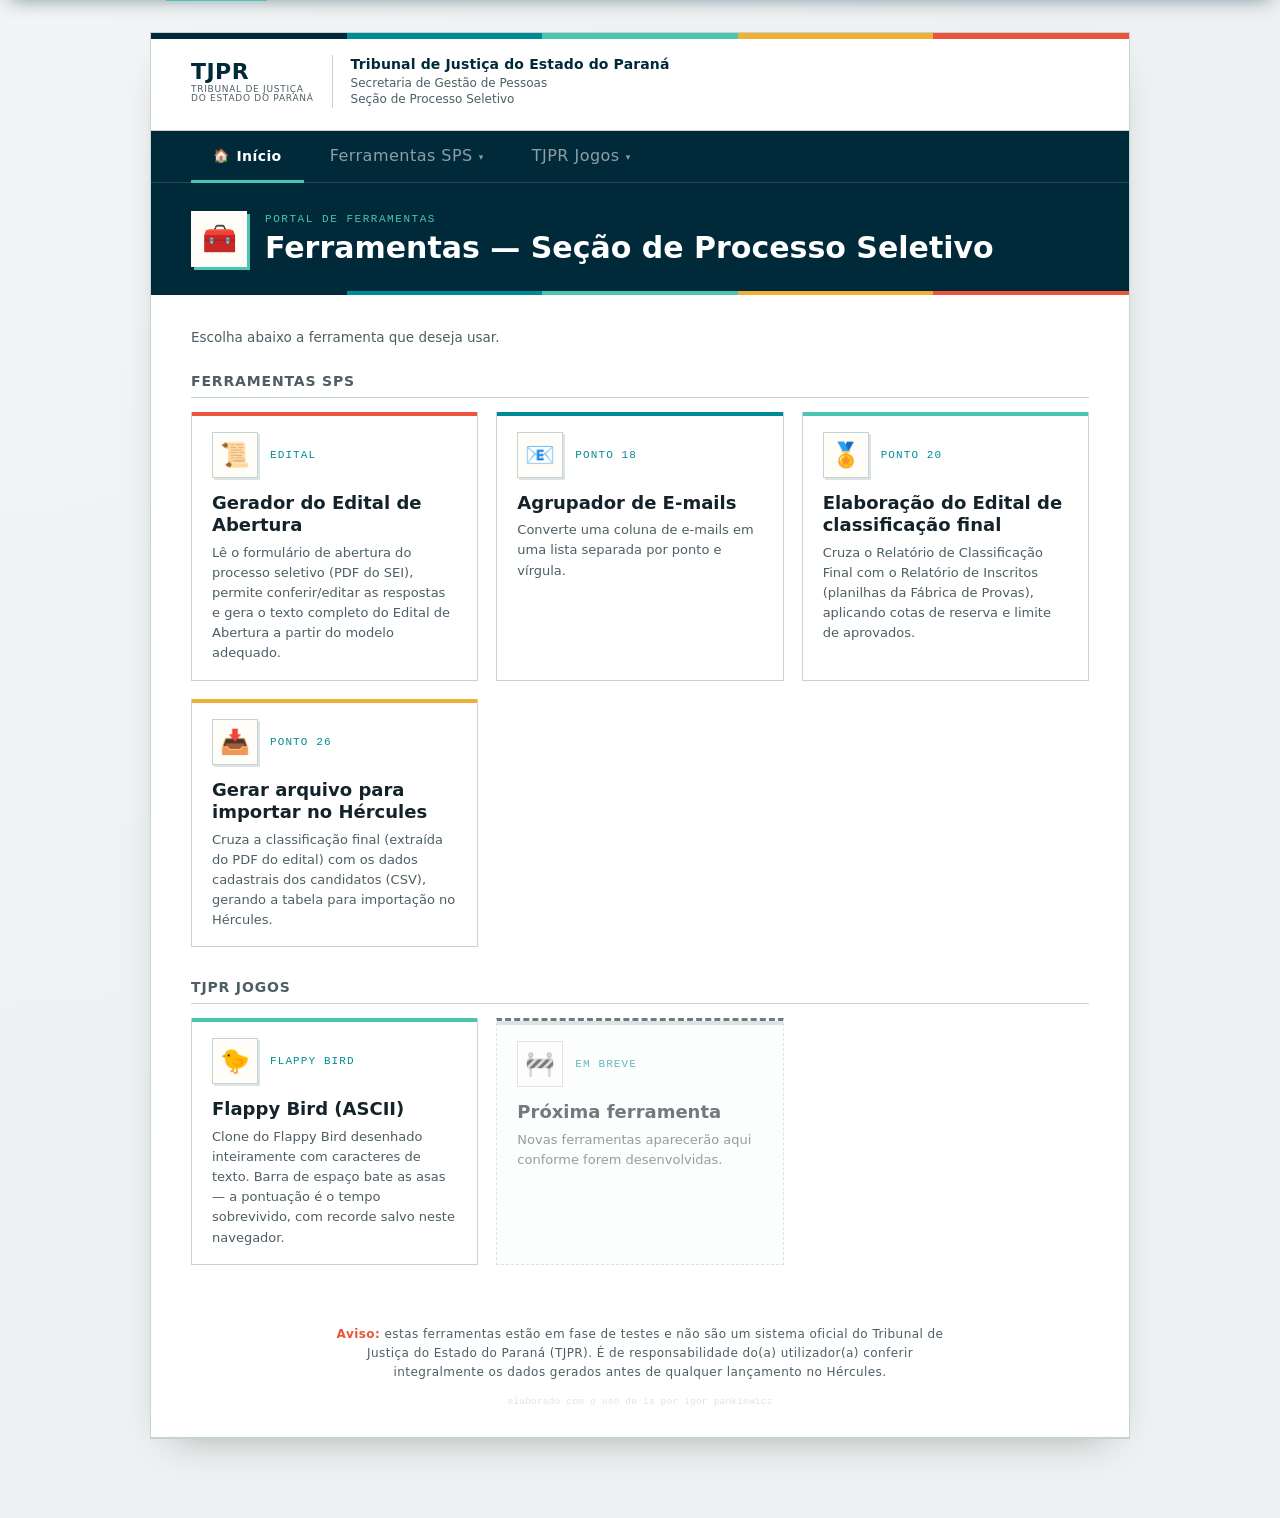
<file: index.html>
<!DOCTYPE html>
<html lang="pt-BR">
<head>
<meta charset="UTF-8">
<meta name="viewport" content="width=device-width, initial-scale=1.0">
<title>Índice — Ferramentas SPS (TJPR)</title>
<link rel="stylesheet" href="core.css">
</head>
<body>

<div class="sheet">

  <div id="institutional-placeholder"></div>

  <div class="app-header rainbow">
    <div id="menu-placeholder"></div>
    <header class="page-header">
      <span class="page-emoji" aria-hidden="true">🧰</span>
      <div class="page-title-block">
        <p class="eyebrow">Portal de ferramentas</p>
        <h1>Ferramentas — Seção de Processo Seletivo</h1>
      </div>
    </header>
  </div>

  <main>
    <p style="font-size:13.5px;color:var(--ink-soft);line-height:1.6;margin:0 0 24px;">
      Escolha abaixo a ferramenta que deseja usar.
    </p>

    <div id="tool-sections-placeholder"></div>
  </main>

  <footer>
    <p style="max-width:640px;margin:0 auto 14px;font-family:'Barlow',system-ui,sans-serif;font-size:12px;line-height:1.6;color:var(--ink-soft);">
      <strong style="color:var(--coral);">Aviso:</strong> estas ferramentas estão em fase de testes e não são um sistema oficial do Tribunal de Justiça do Estado do Paraná (TJPR).
      É de responsabilidade do(a) utilizador(a) conferir integralmente os dados gerados antes de qualquer lançamento no Hércules.
    </p>
    <p style="margin-top:10px;font-size:9.5px;letter-spacing:0.02em;color:var(--paper-dark);">elaborado com o uso de ia por igor pankiewicz</p>
  </footer>
</div>

<script src="ferramentas.js"></script>
<script src="layout.js"></script>
</body>
</html>
</file>
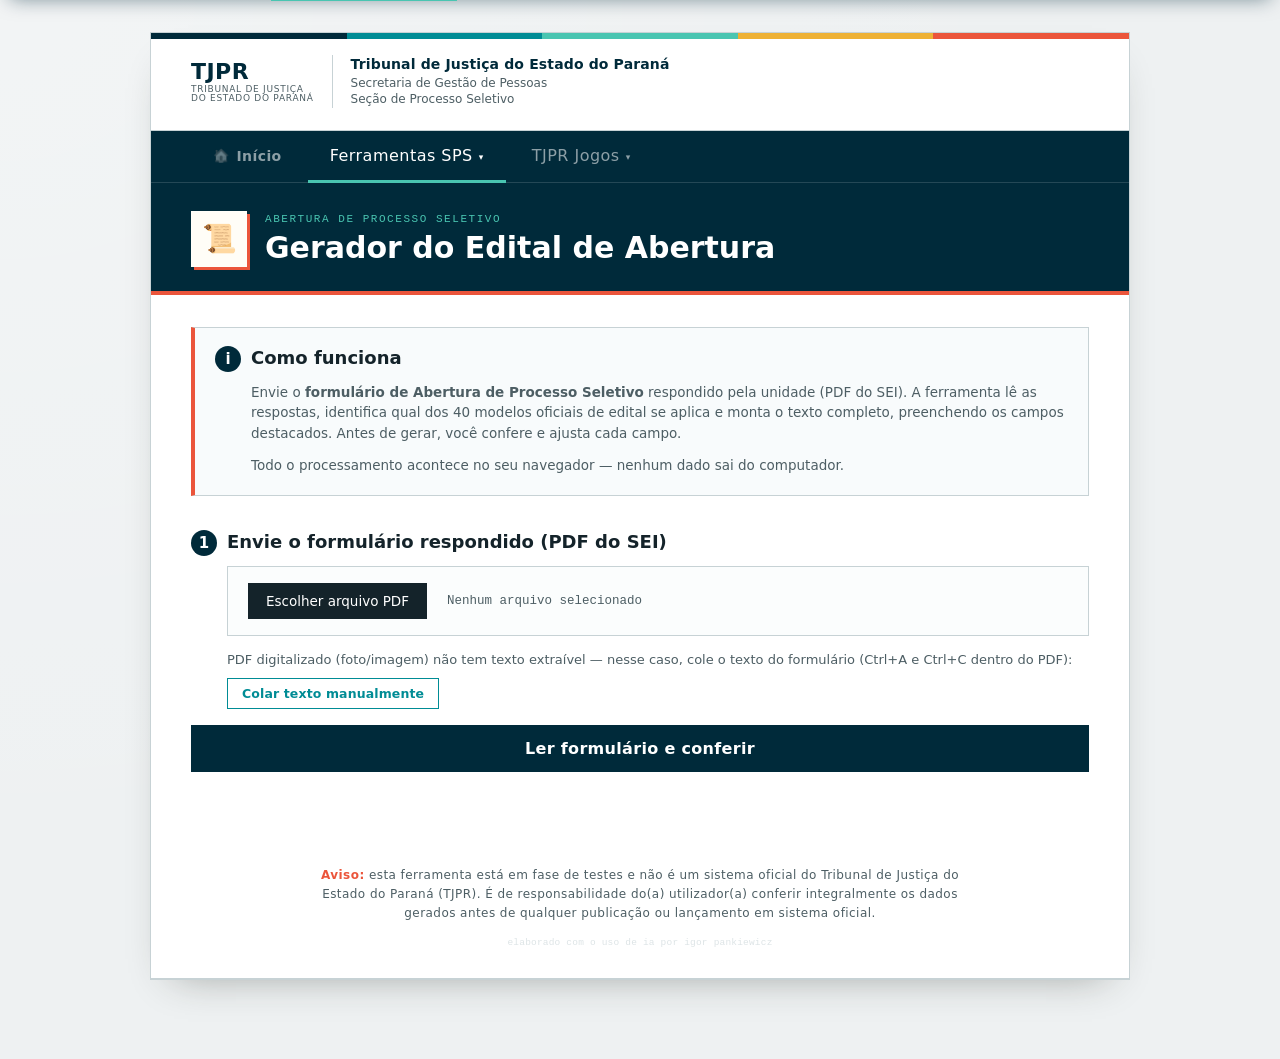
<file: edital.html>
<!DOCTYPE html>
<html lang="pt-BR">
<head>
<meta charset="UTF-8"><meta name="viewport" content="width=device-width, initial-scale=1.0">
<title>Edital — Gerador do Edital de Abertura (TJPR)</title>
<link rel="stylesheet" href="core.css">
<style>
  /* estilos específicos da ferramenta Edital */
  .ed-grupo{ border:1px solid var(--line); background:#fdfefe; padding:16px 18px; margin-bottom:18px; }
  .ed-grupo-tit{ font-family:'Barlow Semi Condensed',system-ui,sans-serif; font-weight:700; font-size:15px; color:var(--navy); margin:0 0 12px; letter-spacing:0.02em; }
  .ed-grid{ display:grid; grid-template-columns:1fr 1fr; gap:12px 16px; align-items:start; }
  .ed-campo{ display:flex; flex-direction:column; gap:4px; font-size:13px; }
  .ed-campo-full{ grid-column:1 / -1; }
  .ed-campo > span{ font-weight:600; color:var(--ink); }
  .ed-campo input[type=text], .ed-campo select, .ed-campo textarea{
    font-family:'Barlow',system-ui,sans-serif; font-size:13px; padding:8px 10px;
    border:1px solid var(--line); background:#fffdf7; color:var(--ink); resize:vertical; min-height:0;
  }
  .ed-campo small{ color:var(--ink-soft); font-size:11.5px; line-height:1.4; }
  /* instruções longas ficam recolhidas num expansor, para não esticar a grade */
  .ed-hint-details summary{
    cursor:pointer;
    color:var(--teal);
    font-weight:600;
    list-style-position:inside;
  }
  .ed-hint-details summary:hover{ text-decoration:underline; }
  .ed-hint-details[open]{
    margin-top:2px;
    padding:8px 10px;
    background:#f8fbfc;
    border:1px solid var(--line);
    border-left:3px solid var(--teal);
  }
  /* linha do modelo identificado — logo abaixo do título, com destaque */
  .ed-modelo-nome{ display:flex; flex-direction:column; gap:2px; margin:0 0 14px; padding:10px 14px; background:#eef8f7; border:1px solid #cbe7e4; border-left:4px solid var(--teal); }
  .ed-modelo-tag{ font-family:'Barlow Semi Condensed',system-ui,sans-serif; font-size:10.5px; font-weight:700; letter-spacing:0.08em; text-transform:uppercase; color:var(--teal); }
  .ed-modelo-val{ font-family:'Barlow Semi Condensed',system-ui,sans-serif; font-size:15px; font-weight:700; letter-spacing:0.01em; color:var(--navy); }
  /* campos obrigatórios: selo no rótulo e destaque enquanto vazios (sem bloquear) */
  .ed-req-mark{ display:inline-block; margin-left:6px; font-family:'Barlow Semi Condensed',system-ui,sans-serif; font-size:10px; font-weight:700; letter-spacing:0.06em; text-transform:uppercase; color:var(--coral); }
  .ed-campo input.ed-required.ed-empty{ border-color:var(--coral); background:#fff6f4; box-shadow:0 0 0 2px rgba(235,85,59,0.12); }
  .ed-campo.ed-req-filled .ed-req-mark{ display:none; }
  #edSaida{
    border:1px solid var(--line); background:#fff; padding:34px 40px; max-height:640px; overflow-y:auto;
    font-family:Calibri,"Carlito",Arial,sans-serif; font-size:11pt; line-height:1.35; color:#000;
  }
  #edSaida.ed-editando{ outline:2px solid var(--teal); background:#fffdf2; }
  /* barra de formatação exibida apenas no modo de edição */
  .ed-toolbar{
    display:none;
    align-items:center;
    gap:4px;
    flex-wrap:wrap;
    border:1px solid var(--line);
    border-bottom:none;
    background:#f8fbfc;
    padding:8px 10px;
  }
  .ed-toolbar.show{ display:flex; }
  .ed-toolbar button{
    min-width:32px; height:30px;
    display:inline-flex; align-items:center; justify-content:center;
    border:1px solid var(--line);
    background:var(--white);
    color:var(--ink);
    font-family:Georgia, 'Times New Roman', serif;
    font-size:14px;
    cursor:pointer;
    padding:0 8px;
  }
  .ed-toolbar button:hover{ border-color:var(--teal); color:var(--teal); }
  .ed-toolbar button svg{ display:block; }
  .ed-toolbar button:hover svg line{ stroke:var(--teal); }
  .ed-toolbar-sep{ width:1px; height:20px; background:var(--line); margin:0 6px; }
  .ed-toolbar-hint{
    margin-left:auto;
    font-family:'Barlow',system-ui,sans-serif;
    font-size:11px;
    color:var(--ink-soft);
  }
  #edSaida p{ margin:0 0 8pt; }
  .ed-j{ text-align:justify; } .ed-c{ text-align:center; } .ed-b{ font-weight:bold; }
  @media (max-width:640px){ .ed-grid{ grid-template-columns:1fr; } #edSaida{ padding:20px; } }
</style>
</head><body><div class="sheet">
<div id="institutional-placeholder"></div>
<div class="app-header"><div id="menu-placeholder"></div><div id="header-title"></div></div>
<main>

  <div class="step step-info">
    <div class="step-head"><span class="step-num">i</span><p class="step-title">Como funciona</p></div>
    <p class="step-desc">Envie o <strong>formulário de Abertura de Processo Seletivo</strong> respondido pela unidade (PDF do SEI). A ferramenta lê as respostas, identifica qual dos 40 modelos oficiais de edital se aplica e monta o texto completo, preenchendo os campos destacados. Antes de gerar, você confere e ajusta cada campo.</p>
    <p class="step-desc">Todo o processamento acontece no seu navegador — nenhum dado sai do computador.</p>
  </div>

  <div class="step">
    <div class="step-head"><span class="step-num">1</span><p class="step-title">Envie o formulário respondido (PDF do SEI)</p></div>
    <div class="upload-panel">
      <button class="file-btn" id="edFileBtn" type="button">Escolher arquivo PDF</button>
      <input type="file" id="edPdfFile" accept=".pdf,application/pdf">
      <span class="file-name" id="edFileName">Nenhum arquivo selecionado</span>
    </div>
    <div class="alt-action">
      <span>PDF digitalizado (foto/imagem) não tem texto extraível — nesse caso, cole o texto do formulário (Ctrl+A e Ctrl+C dentro do PDF):</span>
      <button type="button" id="edBtnColar" class="link-btn">Colar texto manualmente</button>
    </div>
    <div id="edColarWrap" class="collapse-panel" style="display:none;">
      <textarea id="edTextoColado" placeholder="Cole aqui o texto completo do formulário de abertura..." style="min-height:120px;"></textarea>
    </div>
    <div style="margin-top:16px;"><button class="run-btn" id="edBtnLer">Ler formulário e conferir</button></div>
  </div>

  <div class="step" id="edEtapa2" style="display:none;">
    <div class="step-head"><span class="step-num">2</span><p class="step-title">Confira e ajuste as respostas</p></div>
    <p class="step-desc">Revise cada campo abaixo. Os eixos definem qual modelo de edital será usado; os demais campos preenchem os trechos destacados do modelo. Tudo pode ser editado.</p>
    <div id="edConfirma"></div>
    <button class="run-btn" id="edBtnGerar">Gerar texto do edital</button>
  </div>

  <div class="step" id="edEtapa3" style="display:none;">
    <div class="step-head"><span class="step-num">3</span><p class="step-title">Texto final do edital</p></div>
    <p class="step-desc">Confira o texto integralmente antes de utilizar. Você pode editar diretamente no quadro (botão "Editar texto"), copiar tudo com formatação ou salvar em PDF.</p>
    <div id="edToolbar" class="ed-toolbar">
      <button type="button" data-cmd="bold" title="Negrito (Ctrl+B)"><b>N</b></button>
      <button type="button" data-cmd="italic" title="Itálico (Ctrl+I)"><i>I</i></button>
      <button type="button" data-cmd="underline" title="Sublinhado (Ctrl+U)"><u>S</u></button>
      <span class="ed-toolbar-sep"></span>
      <button type="button" data-cmd="justifyLeft" title="Alinhar à esquerda"><svg width="16" height="14" viewBox="0 0 16 14" aria-hidden="true"><line x1="1" y1="2" x2="15" y2="2" stroke="currentColor" stroke-width="1.6"/><line x1="1" y1="5.5" x2="10" y2="5.5" stroke="currentColor" stroke-width="1.6"/><line x1="1" y1="9" x2="15" y2="9" stroke="currentColor" stroke-width="1.6"/><line x1="1" y1="12.5" x2="10" y2="12.5" stroke="currentColor" stroke-width="1.6"/></svg></button>
      <button type="button" data-cmd="justifyCenter" title="Centralizar"><svg width="16" height="14" viewBox="0 0 16 14" aria-hidden="true"><line x1="1" y1="2" x2="15" y2="2" stroke="currentColor" stroke-width="1.6"/><line x1="3.5" y1="5.5" x2="12.5" y2="5.5" stroke="currentColor" stroke-width="1.6"/><line x1="1" y1="9" x2="15" y2="9" stroke="currentColor" stroke-width="1.6"/><line x1="3.5" y1="12.5" x2="12.5" y2="12.5" stroke="currentColor" stroke-width="1.6"/></svg></button>
      <button type="button" data-cmd="justifyRight" title="Alinhar à direita"><svg width="16" height="14" viewBox="0 0 16 14" aria-hidden="true"><line x1="1" y1="2" x2="15" y2="2" stroke="currentColor" stroke-width="1.6"/><line x1="6" y1="5.5" x2="15" y2="5.5" stroke="currentColor" stroke-width="1.6"/><line x1="1" y1="9" x2="15" y2="9" stroke="currentColor" stroke-width="1.6"/><line x1="6" y1="12.5" x2="15" y2="12.5" stroke="currentColor" stroke-width="1.6"/></svg></button>
      <button type="button" data-cmd="justifyFull" title="Justificar"><svg width="16" height="14" viewBox="0 0 16 14" aria-hidden="true"><line x1="1" y1="2" x2="15" y2="2" stroke="currentColor" stroke-width="1.6"/><line x1="1" y1="5.5" x2="15" y2="5.5" stroke="currentColor" stroke-width="1.6"/><line x1="1" y1="9" x2="15" y2="9" stroke="currentColor" stroke-width="1.6"/><line x1="1" y1="12.5" x2="15" y2="12.5" stroke="currentColor" stroke-width="1.6"/></svg></button>
      <span class="ed-toolbar-hint">Atalhos: Ctrl+B negrito &middot; Ctrl+I itálico &middot; Ctrl+U sublinhado</span>
    </div>
    <div id="edSaida" contenteditable="false"></div>
    <div class="download-row" style="display:flex;">
      <button class="download-btn" id="edBtnCopiar">Copiar tudo</button>
      <button class="download-btn" id="edBtnPDF" style="background:var(--ink);">Baixar PDF (imprimir)</button>
      <button class="download-btn" id="edBtnEditar" style="background:var(--navy);">Editar texto</button>
      <span class="count-note" id="edMsgAcao"></span>
    </div>
  </div>

</main>
<footer>
  <p style="max-width:640px;margin:0 auto 14px;font-family:'Barlow',system-ui,sans-serif;font-size:12px;line-height:1.6;color:var(--ink-soft);">
    <strong style="color:var(--coral);">Aviso:</strong> esta ferramenta está em fase de testes e não é um sistema oficial do Tribunal de Justiça do Estado do Paraná (TJPR).
    É de responsabilidade do(a) utilizador(a) conferir integralmente os dados gerados antes de qualquer publicação ou lançamento em sistema oficial.
  </p>
  <p style="margin-top:10px;font-size:9.5px;letter-spacing:0.02em;color:var(--paper-dark);">elaborado com o uso de ia por igor pankiewicz</p>
</footer>
</div>
<script src="vendor/pdf.min.js"></script>
<script src="vendor/pdf.worker.min.js"></script>
<script src="edital_modelos.js"></script>
<script src="edital_logic.js"></script>
<script src="ferramentas.js"></script>
<script src="layout.js"></script>
</body></html>
</file>
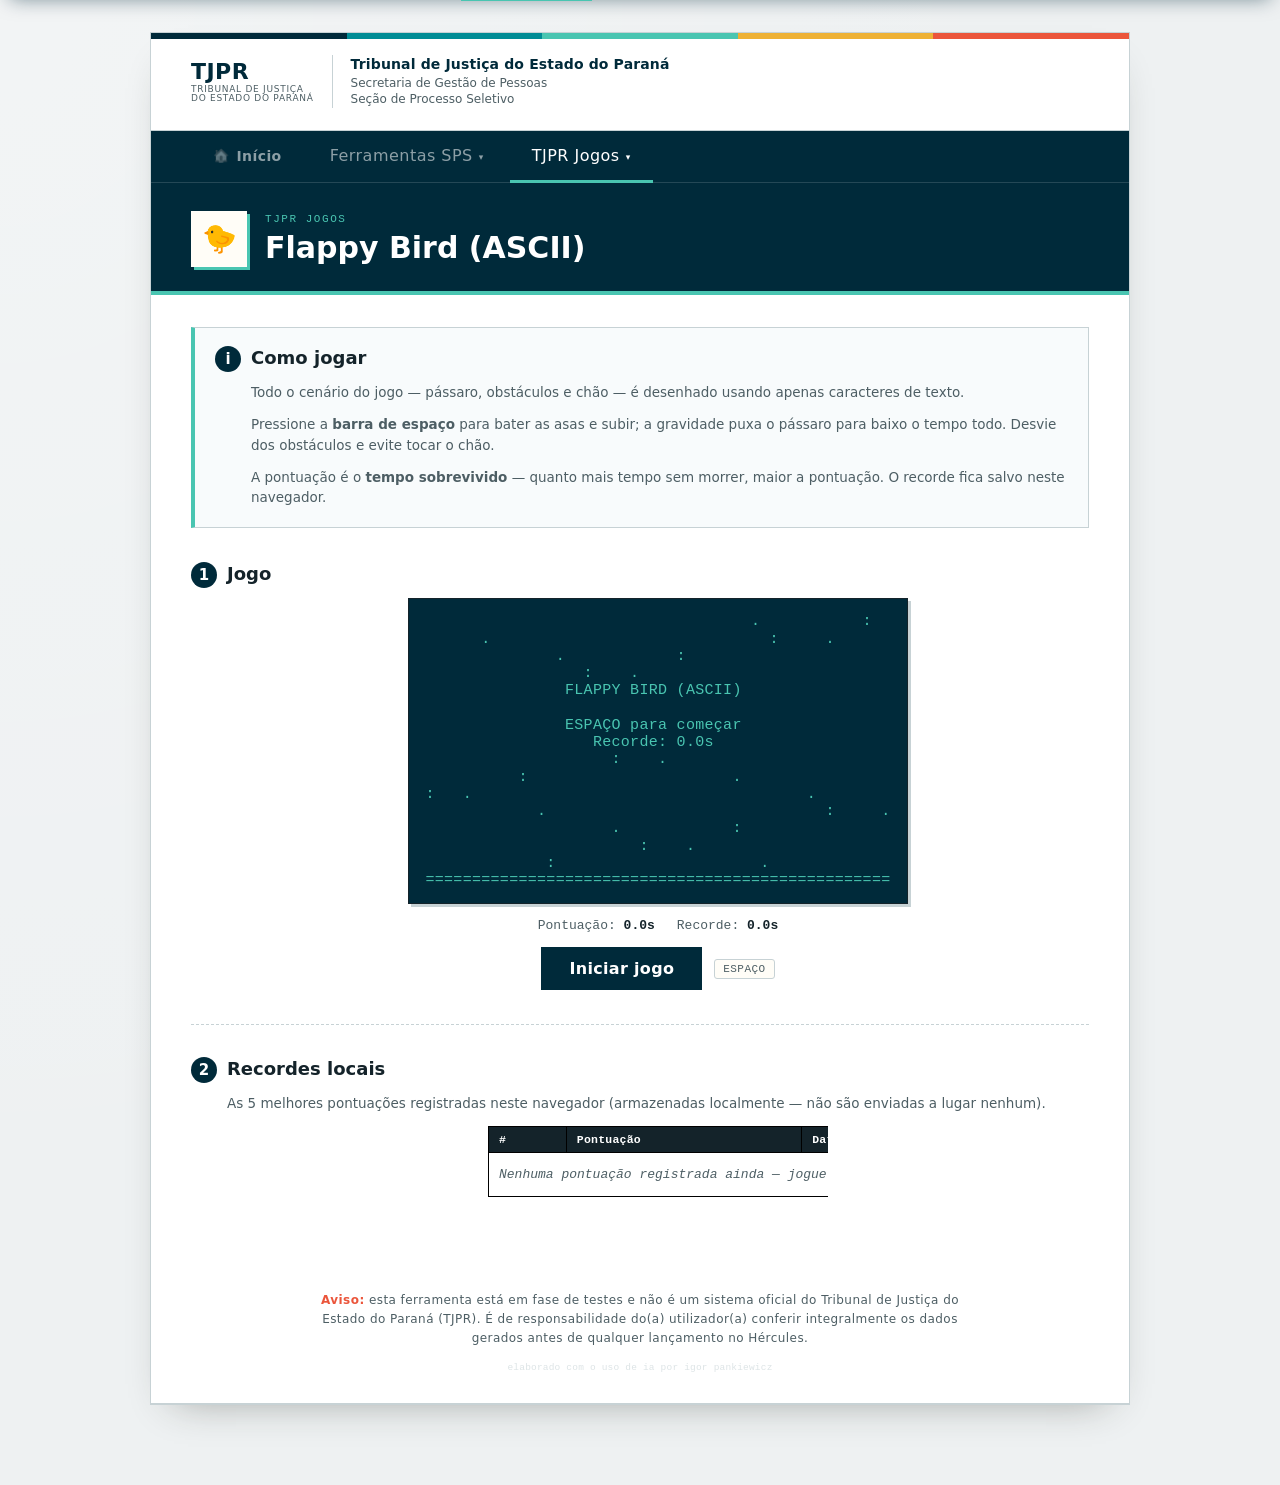
<file: flappy.html>
<!DOCTYPE html>
<html lang="pt-BR">
<head>
<meta charset="UTF-8"><meta name="viewport" content="width=device-width, initial-scale=1.0">
<title>Flappy Bird (ASCII) — TJPR Jogos</title>
<link rel="stylesheet" href="core.css">
<style>
  /* Área de jogo: tudo desenhado com caracteres de texto num <pre>, estilo
     terminal, coerente com a paleta institucional (fundo navy, traço mint). */
  .fb-wrap{ display:flex; flex-direction:column; align-items:center; gap:14px; }
  .fb-screen{
    margin:0;
    background:var(--navy);
    color:var(--mint);
    border:1px solid var(--ink);
    box-shadow:3px 3px 0 var(--line);
    padding:14px 16px;
    font-family:'IBM Plex Mono','Consolas',monospace;
    font-size:15px;
    line-height:1.15;
    letter-spacing:0.02em;
    white-space:pre;
    user-select:none;
    outline:none;
    max-width:100%;
    overflow-x:auto;
  }
  .fb-screen:focus-visible{ box-shadow:3px 3px 0 var(--gold); }
  .fb-status{
    display:flex;
    flex-wrap:wrap;
    justify-content:center;
    gap:10px 22px;
    font-family:'IBM Plex Mono','Consolas',monospace;
    font-size:13px;
    color:var(--ink-soft);
  }
  .fb-status strong{ color:var(--ink); }
  .fb-controls{
    display:flex;
    flex-wrap:wrap;
    justify-content:center;
    gap:12px;
    align-items:center;
  }
  .fb-key{
    display:inline-block;
    font-family:'IBM Plex Mono','Consolas',monospace;
    font-size:11px;
    letter-spacing:0.04em;
    color:var(--ink-soft);
    border:1px solid var(--line);
    background:#fffdf7;
    padding:3px 8px;
    border-radius:3px;
  }
  #fbBoard{ max-width:340px; margin:0 auto; }
  #fbBoard td.fb-this-run{ background:#f2faf8; box-shadow:inset 3px 0 0 var(--mint); }
</style>
</head><body><div class="sheet">
<div id="institutional-placeholder"></div>
<div class="app-header"><div id="menu-placeholder"></div><div id="header-title"></div></div>
<main>

  <div class="step step-info">
    <div class="step-head">
      <span class="step-num">i</span>
      <p class="step-title">Como jogar</p>
    </div>
    <p class="step-desc">Todo o cenário do jogo — pássaro, obstáculos e chão — é desenhado usando apenas caracteres de texto.</p>
    <p class="step-desc">Pressione a <strong>barra de espaço</strong> para bater as asas e subir; a gravidade puxa o pássaro para baixo o tempo todo. Desvie dos obstáculos e evite tocar o chão.</p>
    <p class="step-desc">A pontuação é o <strong>tempo sobrevivido</strong> — quanto mais tempo sem morrer, maior a pontuação. O recorde fica salvo neste navegador.</p>
  </div>

  <div class="step">
    <div class="step-head">
      <span class="step-num">1</span>
      <p class="step-title">Jogo</p>
    </div>
    <div class="step-content">
      <div class="fb-wrap">
        <pre id="fbScreen" class="fb-screen" tabindex="0" aria-label="Área do jogo Flappy Bird em ASCII"></pre>
        <div class="fb-status">
          <span>Pontuação: <strong id="fbScore">0.0s</strong></span>
          <span>Recorde: <strong id="fbBest">0.0s</strong></span>
        </div>
        <div class="fb-controls">
          <button class="run-btn" id="fbStartBtn" style="width:auto;padding:12px 28px;">Iniciar jogo</button>
          <span class="fb-key">ESPAÇO</span>
        </div>
      </div>
    </div>
  </div>

  <hr class="divider">

  <div class="step">
    <div class="step-head">
      <span class="step-num">2</span>
      <p class="step-title">Recordes locais</p>
    </div>
    <p class="step-desc">As 5 melhores pontuações registradas neste navegador (armazenadas localmente — não são enviadas a lugar nenhum).</p>
    <div class="step-content">
      <div class="simple-table-wrap" id="fbBoard">
        <table class="simple-table">
          <thead><tr><th>#</th><th>Pontuação</th><th>Data</th></tr></thead>
          <tbody id="fbBoardBody"></tbody>
        </table>
      </div>
    </div>
  </div>

</main>

<footer>
  <p style="max-width:640px;margin:0 auto 14px;font-family:'Barlow',system-ui,sans-serif;font-size:12px;line-height:1.6;color:var(--ink-soft);">
    <strong style="color:var(--coral);">Aviso:</strong> esta ferramenta está em fase de testes e não é um sistema oficial do Tribunal de Justiça do Estado do Paraná (TJPR).
    É de responsabilidade do(a) utilizador(a) conferir integralmente os dados gerados antes de qualquer lançamento no Hércules.
  </p>
  <p style="margin-top:10px;font-size:9.5px;letter-spacing:0.02em;color:var(--paper-dark);">elaborado com o uso de ia por igor pankiewicz</p>
</footer>
</div>
<script src="flappy_logic.js"></script><script src="ferramentas.js"></script>
<script src="layout.js"></script>
</body></html>
</file>
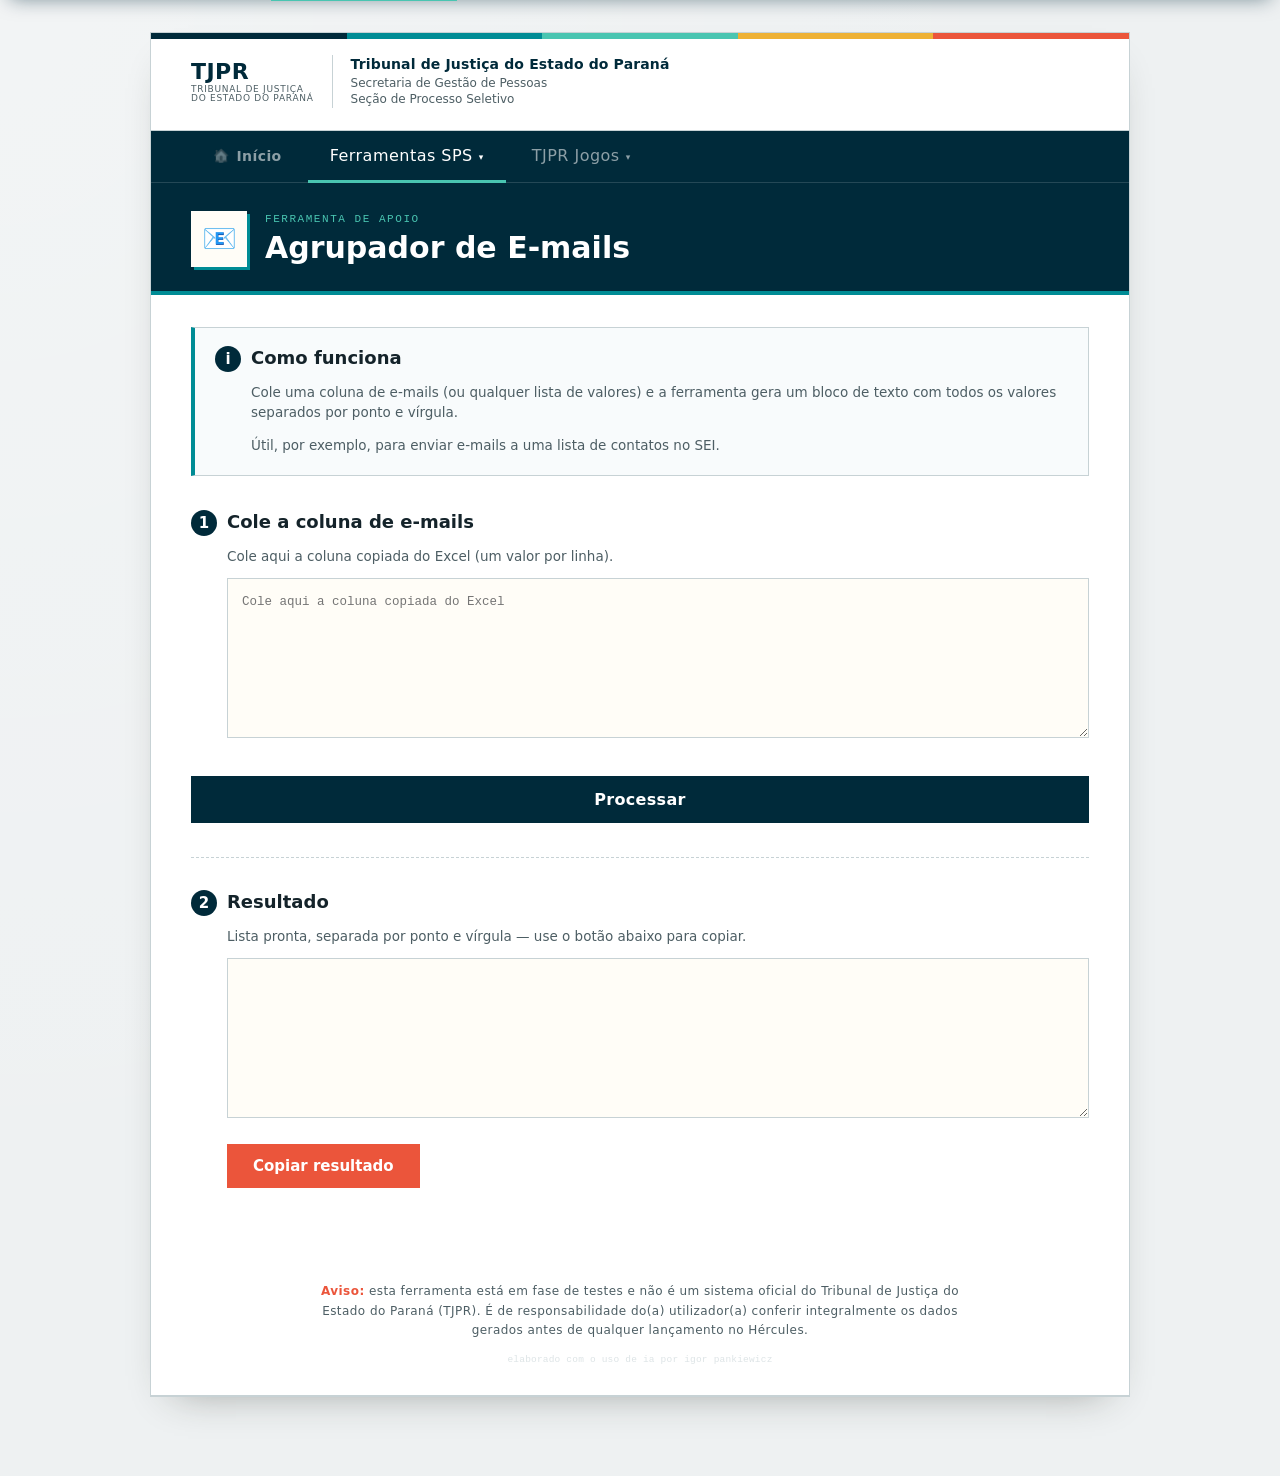
<file: ponto_18.html>
<!DOCTYPE html>
<html lang="pt-BR">
<head>
<meta charset="UTF-8"><meta name="viewport" content="width=device-width, initial-scale=1.0">
<title>Ponto 18 — Agrupador de E-mails</title>
<link rel="stylesheet" href="core.css">
</head><body><div class="sheet">
<div id="institutional-placeholder"></div>
<div class="app-header"><div id="menu-placeholder"></div><div id="header-title"></div></div>
<main>

  <div class="step step-info">
    <div class="step-head">
      <span class="step-num">i</span>
      <p class="step-title">Como funciona</p>
    </div>
    <p class="step-desc">Cole uma coluna de e-mails (ou qualquer lista de valores) e a ferramenta gera um bloco de texto com todos os valores separados por ponto e vírgula.</p>
    <p class="step-desc">Útil, por exemplo, para enviar e-mails a uma lista de contatos no SEI.</p>
  </div>

  <div class="step">
    <div class="step-head">
      <span class="step-num">1</span>
      <p class="step-title">Cole a coluna de e-mails</p>
    </div>
    <p class="step-desc">Cole aqui a coluna copiada do Excel (um valor por linha).</p>
    <div class="step-content">
      <textarea id="input" placeholder="Cole aqui a coluna copiada do Excel"></textarea>
    </div>
  </div>

  <div class="step">
    <button class="run-btn" id="process">Processar</button>
  </div>

  <hr class="divider">

  <div class="step">
    <div class="step-head">
      <span class="step-num">2</span>
      <p class="step-title">Resultado</p>
    </div>
    <p class="step-desc">Lista pronta, separada por ponto e vírgula — use o botão abaixo para copiar.</p>
    <div class="step-content">
      <textarea id="output" readonly></textarea>
      <div class="download-row">
        <button class="download-btn" id="copy">Copiar resultado</button>
      </div>
    </div>
  </div>

</main>

<footer>
  <p style="max-width:640px;margin:0 auto 14px;font-family:'Barlow',system-ui,sans-serif;font-size:12px;line-height:1.6;color:var(--ink-soft);">
    <strong style="color:var(--coral);">Aviso:</strong> esta ferramenta está em fase de testes e não é um sistema oficial do Tribunal de Justiça do Estado do Paraná (TJPR).
    É de responsabilidade do(a) utilizador(a) conferir integralmente os dados gerados antes de qualquer lançamento no Hércules.
  </p>
  <p style="margin-top:10px;font-size:9.5px;letter-spacing:0.02em;color:var(--paper-dark);">elaborado com o uso de ia por igor pankiewicz</p>
</footer>
</div>
<script src="ponto18_logic.js"></script><script src="ferramentas.js"></script>
<script src="layout.js"></script>
</body></html>
</file>
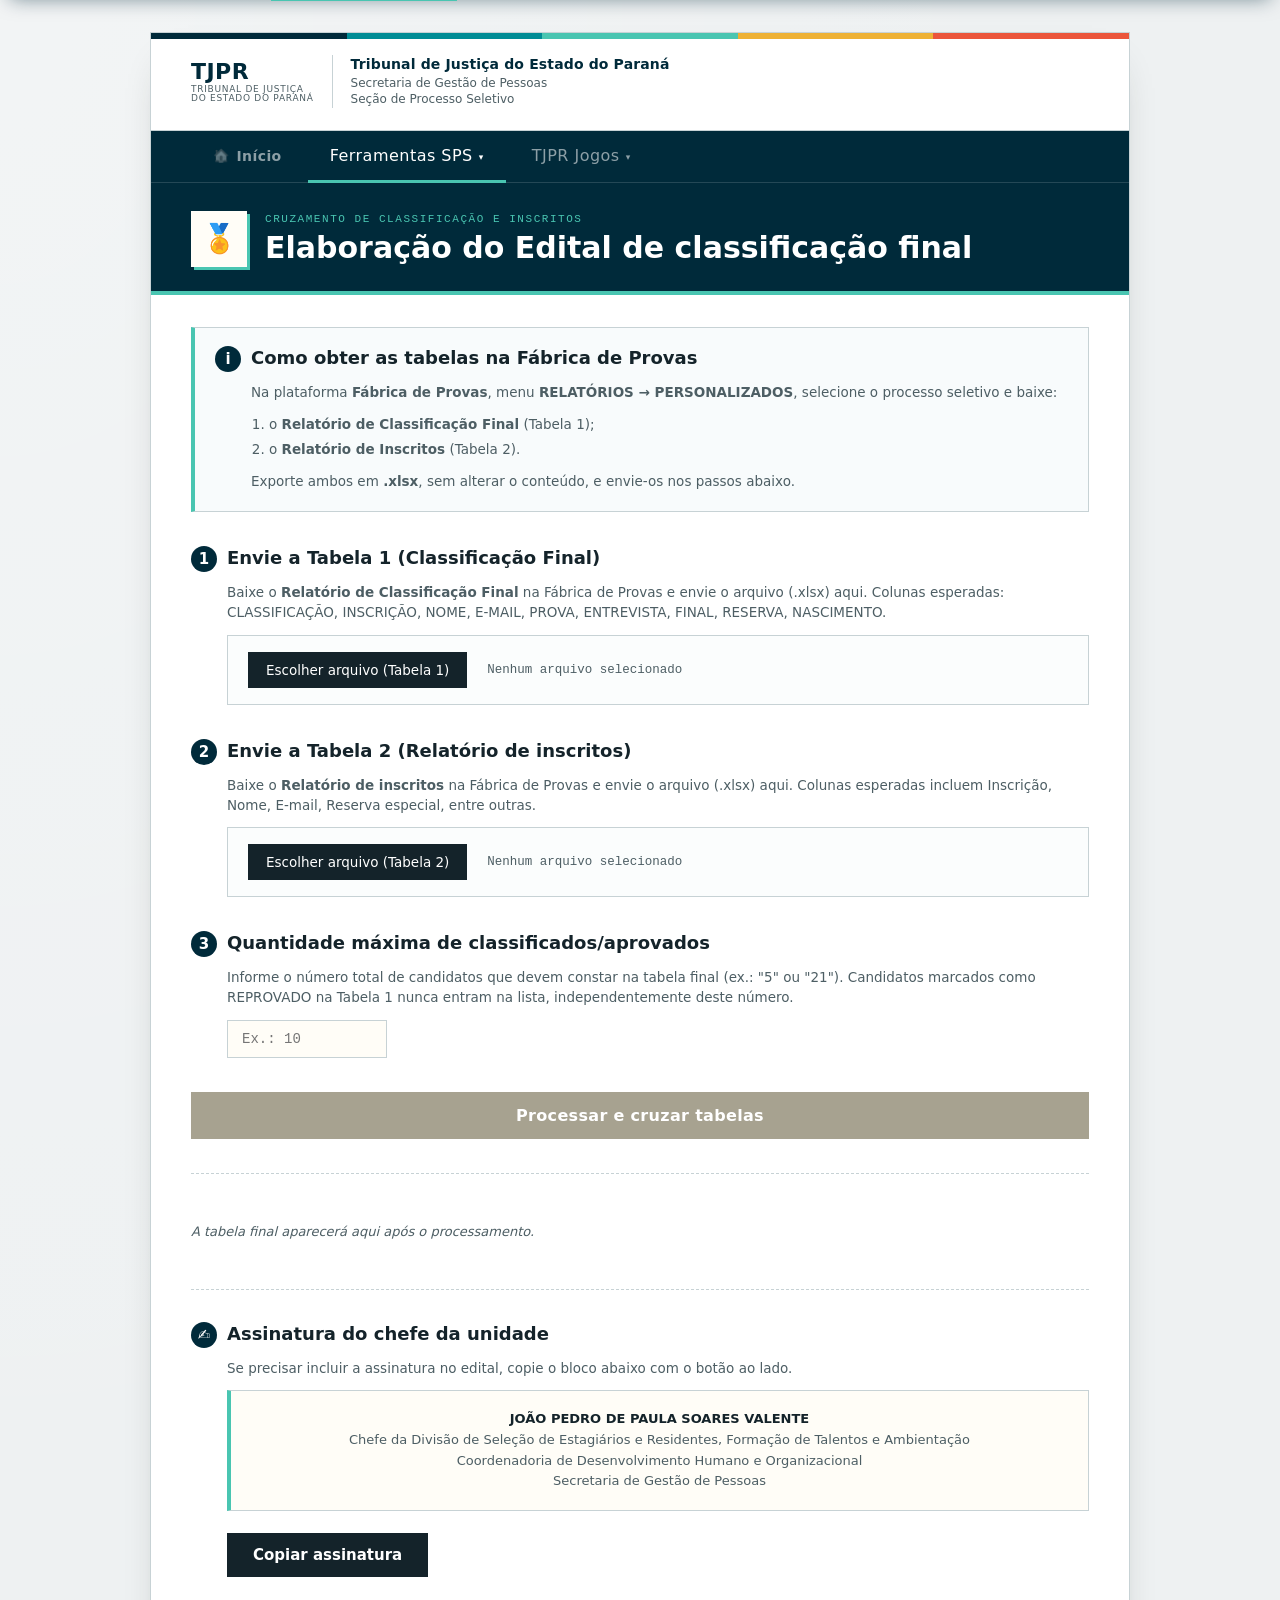
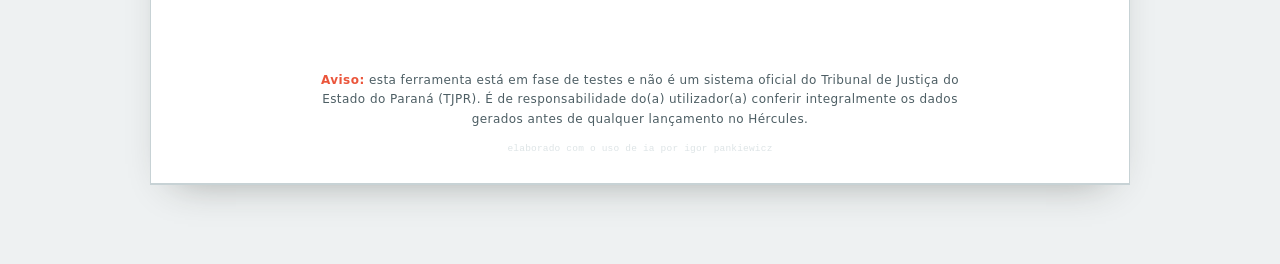
<file: ponto_20.html>
<!DOCTYPE html>
<html lang="pt-BR">
<head>
<meta charset="UTF-8">
<meta name="viewport" content="width=device-width, initial-scale=1.0">
<title>Ponto 20 — Cruzamento de Classificação × Inscritos (TJPR)</title>
<link rel="stylesheet" href="core.css">
</head>
<body>

<div class="sheet">

  <div id="institutional-placeholder"></div>

  <div class="app-header">
    <div id="menu-placeholder"></div>
    <div id="header-title"></div>
  </div>

  <main>
    <div class="step step-info">
      <div class="step-head">
        <span class="step-num">i</span>
        <p class="step-title">Como obter as tabelas na Fábrica de Provas</p>
      </div>
    
      <p class="step-desc">Na plataforma <strong>Fábrica de Provas</strong>, menu <strong>RELATÓRIOS &rarr; PERSONALIZADOS</strong>, selecione o processo seletivo e baixe:</p>
      <ol class="step-list">
        <li>o <strong>Relatório de Classificação Final</strong> (Tabela 1);</li>
        <li>o <strong>Relatório de Inscritos</strong> (Tabela 2).</li>
      </ol>
      <p class="step-desc">Exporte ambos em <strong>.xlsx</strong>, sem alterar o conteúdo, e envie-os nos passos abaixo.</p>
    </div>
    <div class="step">
      <div class="step-head">
        <span class="step-num">1</span>
        <p class="step-title">Envie a Tabela 1 (Classificação Final)</p>
      </div>
      <p class="step-desc">Baixe o <strong>Relatório de Classificação Final</strong> na Fábrica de Provas e envie o arquivo (.xlsx) aqui. Colunas esperadas: CLASSIFICAÇÃO, INSCRIÇÃO, NOME, E-MAIL, PROVA, ENTREVISTA, FINAL, RESERVA, NASCIMENTO.</p>
      <div class="upload-panel">
        <button class="file-btn" id="p20FileBtn1" type="button">Escolher arquivo (Tabela 1)</button>
        <input type="file" id="p20Tabela1File" accept=".xlsx,.xls,.csv">
        <span class="file-name" id="p20FileName1">Nenhum arquivo selecionado</span>
      </div>
    </div>

    <div class="step">
      <div class="step-head">
        <span class="step-num">2</span>
        <p class="step-title">Envie a Tabela 2 (Relatório de inscritos)</p>
      </div>
      <p class="step-desc">Baixe o <strong>Relatório de inscritos</strong> na Fábrica de Provas e envie o arquivo (.xlsx) aqui. Colunas esperadas incluem Inscrição, Nome, E-mail, Reserva especial, entre outras.</p>
      <div class="upload-panel">
        <button class="file-btn" id="p20FileBtn2" type="button">Escolher arquivo (Tabela 2)</button>
        <input type="file" id="p20Tabela2File" accept=".xlsx,.xls,.csv">
        <span class="file-name" id="p20FileName2">Nenhum arquivo selecionado</span>
      </div>
    </div>

    <div class="step">
      <div class="step-head">
        <span class="step-num">3</span>
        <p class="step-title">Quantidade máxima de classificados/aprovados</p>
      </div>
      <p class="step-desc">Informe o número total de candidatos que devem constar na tabela final (ex.: "5" ou "21"). Candidatos marcados como REPROVADO na Tabela 1 nunca entram na lista, independentemente deste número.</p>
      <input type="text" inputmode="numeric" class="num-input" id="p20MaxInput" placeholder="Ex.: 10">
    </div>

    <div class="step">
      <button class="run-btn" id="p20ProcessBtn" disabled>Processar e cruzar tabelas</button>
    </div>

    <hr class="divider">

    <div class="stamp-wrap" id="p20StampWrap">
      <div class="stamp" id="p20StampBadge">OK</div>
      <div class="stamp-text" id="p20StampText"></div>
    </div>

    <div id="p20ResultArea">
      <p class="empty-hint">A tabela final aparecerá aqui após o processamento.</p>
    </div>

    <div class="download-row" id="p20DownloadRow" style="display:none;">
      <button class="download-btn" id="p20CopyBtn">Copiar tabela (com cabeçalho)</button>
      <button class="download-btn" id="p20DownloadBtn" style="background:var(--ink);">Baixar CSV (UTF-8)</button>
      <span class="count-note" id="p20CountNote"></span>
    </div>

    <hr class="divider">

    <div class="step">
      <div class="step-head">
        <span class="step-num">✍</span>
        <p class="step-title">Assinatura do chefe da unidade</p>
      </div>
      <p class="step-desc">Se precisar incluir a assinatura no edital, copie o bloco abaixo com o botão ao lado.</p>
      <div class="sig-block">
        <p class="sig-text" id="p20SigText"><strong>JOÃO PEDRO DE PAULA SOARES VALENTE</strong><br>Chefe da Divisão de Seleção de Estagiários e Residentes, Formação de Talentos e Ambientação<br>Coordenadoria de Desenvolvimento Humano e Organizacional<br>Secretaria de Gestão de Pessoas</p>
      </div>
      <div class="step-content download-row">
        <button class="download-btn" id="p20SigCopyBtn" type="button" style="background:var(--ink);">Copiar assinatura</button>
      </div>
    </div>

  </main>

  <footer>
    <p style="max-width:640px;margin:0 auto 14px;font-family:'Barlow',system-ui,sans-serif;font-size:12px;line-height:1.6;color:var(--ink-soft);">
      <strong style="color:var(--coral);">Aviso:</strong> esta ferramenta está em fase de testes e não é um sistema oficial do Tribunal de Justiça do Estado do Paraná (TJPR).
      É de responsabilidade do(a) utilizador(a) conferir integralmente os dados gerados antes de qualquer lançamento no Hércules.
    </p>
    <p style="margin-top:10px;font-size:9.5px;letter-spacing:0.02em;color:var(--paper-dark);">elaborado com o uso de ia por igor pankiewicz</p>
  </footer>
</div>

<script src="vendor/xlsx.min.js"></script>
<script src="core.js"></script>
<script src="ponto20_logic.js"></script>

<script src="ferramentas.js"></script>
<script src="layout.js"></script>
</body>
</html>
</file>
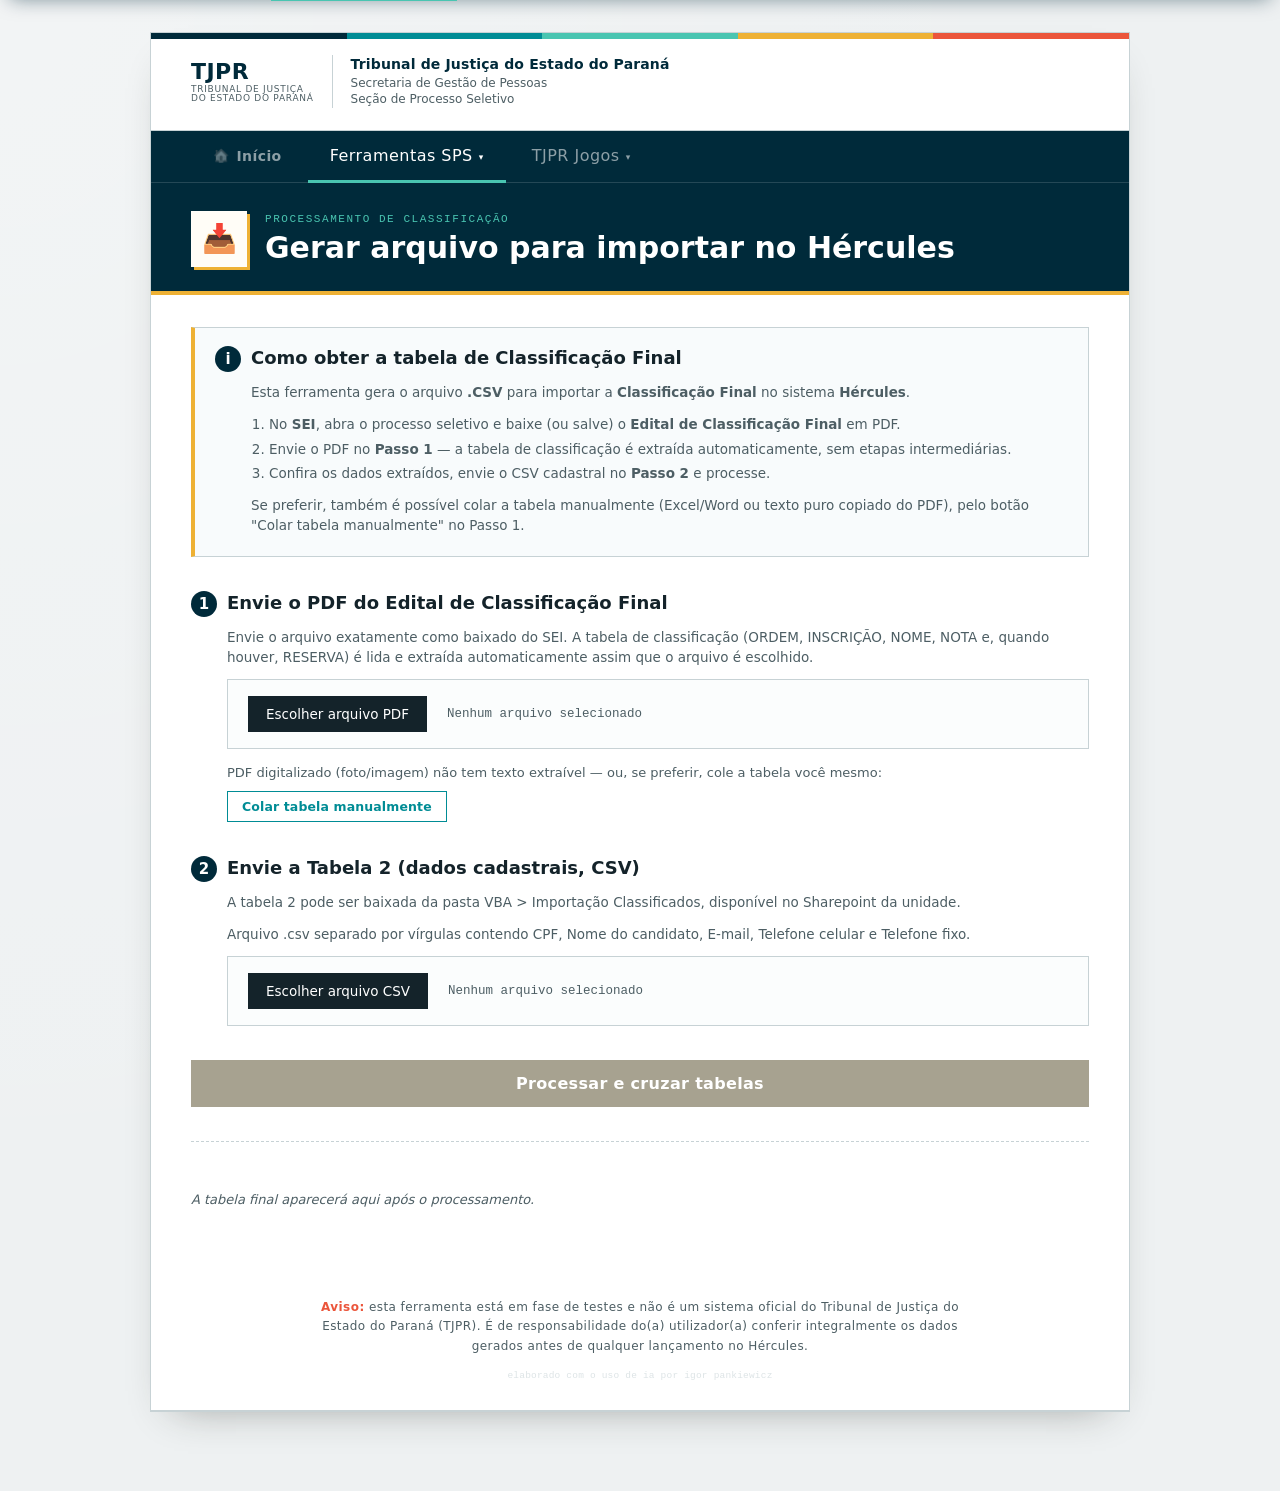
<file: ponto_26.html>
<!DOCTYPE html>
<html lang="pt-BR">
<head>
<meta charset="UTF-8">
<meta name="viewport" content="width=device-width, initial-scale=1.0">
<title>Ponto 26 — Agrupador de Tabelas (TJPR)</title>
<link rel="stylesheet" href="core.css">
</head>
<body>

<div class="sheet">

  <div id="institutional-placeholder"></div>

  <div class="app-header">
    <div id="menu-placeholder"></div>
    <div id="header-title"></div>
  </div>

  <main>
    <div class="step step-info">
      <div class="step-head">
        <span class="step-num">i</span>
        <p class="step-title">Como obter a tabela de Classificação Final</p>
      </div>

      <p class="step-desc">Esta ferramenta gera o arquivo <strong>.CSV</strong> para importar a <strong>Classificação Final</strong> no sistema <strong>Hércules</strong>.</p>
      <ol class="step-list">
        <li>No <strong>SEI</strong>, abra o processo seletivo e baixe (ou salve) o <strong>Edital de Classificação Final</strong> em PDF.</li>
        <li>Envie o PDF no <strong>Passo 1</strong> — a tabela de classificação é extraída automaticamente, sem etapas intermediárias.</li>
        <li>Confira os dados extraídos, envie o CSV cadastral no <strong>Passo 2</strong> e processe.</li>
      </ol>
      <p class="step-desc">Se preferir, também é possível colar a tabela manualmente (Excel/Word ou texto puro copiado do PDF), pelo botão "Colar tabela manualmente" no Passo 1.</p>
    </div>
    <div class="step">
      <div class="step-head">
        <span class="step-num">1</span>
        <p class="step-title">Envie o PDF do Edital de Classificação Final</p>
      </div>
      <p class="step-desc">Envie o arquivo exatamente como baixado do SEI. A tabela de classificação (ORDEM, INSCRIÇÃO, NOME, NOTA e, quando houver, RESERVA) é lida e extraída automaticamente assim que o arquivo é escolhido.</p>

      <div class="upload-panel">
        <button class="file-btn" id="pdfFileBtn" type="button">Escolher arquivo PDF</button>
        <input type="file" id="pdfFileInput" accept=".pdf,application/pdf">
        <span class="file-name" id="pdfFileName">Nenhum arquivo selecionado</span>
      </div>

      <p class="notice-banner" id="pdfStatusMsg" style="display:none;"></p>

      <div class="alt-action">
        <span>PDF digitalizado (foto/imagem) não tem texto extraível — ou, se preferir, cole a tabela você mesmo:</span>
        <button type="button" id="btnColarManual" class="link-btn">Colar tabela manualmente</button>
      </div>

      <div id="colarWrap" class="collapse-panel" style="display:none;">
        <p class="step-desc" style="margin-left:0;">Cole diretamente do Excel/Word ou como texto puro (ex: copiado de um PDF). Cada linha deve trazer, nesta ordem: ORDEM, INSCRIÇÃO, NOME, NOTA e, quando houver, RESERVA. A primeira linha deve ser o cabeçalho. Após a leitura de um PDF, este campo é preenchido automaticamente para conferência — e pode ser editado antes de processar.</p>
        <textarea id="tabela1Input" placeholder="ORDEM	INSCRIÇÃO	NOME	NOTA	RESERVA
1	1111111	MARIA DA SILVA	0,90	
2	2222222	FULANO DE TAL	0,85	2.1.1"></textarea>
      </div>
    </div>

    <div class="step">
      <div class="step-head">
        <span class="step-num">2</span>
        <p class="step-title">Envie a Tabela 2 (dados cadastrais, CSV)</p>
      </div>
      <p class="step-desc">A tabela 2 pode ser baixada da pasta VBA &gt; Importação Classificados, disponível no Sharepoint da unidade.</p>
      <p class="step-desc">Arquivo .csv separado por vírgulas contendo CPF, Nome do candidato, E-mail, Telefone celular e Telefone fixo.</p>
      <div class="upload-panel">
        <button class="file-btn" id="fileBtn" type="button">Escolher arquivo CSV</button>
        <input type="file" id="tabela2File" accept=".csv,text/csv">
        <span class="file-name" id="fileName">Nenhum arquivo selecionado</span>
      </div>
    </div>

    <div class="step">
      <button class="run-btn" id="processBtn" disabled>Processar e cruzar tabelas</button>
    </div>

    <hr class="divider">

    <div class="stamp-wrap" id="stampWrap">
      <div class="stamp" id="stampBadge">OK</div>
      <div class="stamp-text" id="stampText"></div>
    </div>

    <div id="resultArea">
      <p class="empty-hint">A tabela final aparecerá aqui após o processamento.</p>
    </div>

    <div class="download-row" id="downloadRow" style="display:none;">
      <button class="download-btn" id="downloadBtn">Baixar CSV (UTF-8)</button>
      <span class="count-note" id="countNote"></span>
    </div>

  </main>

  <footer>
    <p style="max-width:640px;margin:0 auto 14px;font-family:'Barlow',system-ui,sans-serif;font-size:12px;line-height:1.6;color:var(--ink-soft);">
      <strong style="color:var(--coral);">Aviso:</strong> esta ferramenta está em fase de testes e não é um sistema oficial do Tribunal de Justiça do Estado do Paraná (TJPR).
      É de responsabilidade do(a) utilizador(a) conferir integralmente os dados gerados antes de qualquer lançamento no Hércules.
    </p>
    <p style="margin-top:10px;font-size:9.5px;letter-spacing:0.02em;color:var(--paper-dark);">elaborado com o uso de ia por igor pankiewicz</p>
  </footer>
</div>

<script src="vendor/pdf.min.js"></script>
<script src="vendor/pdf.worker.min.js"></script>
<script src="core.js"></script>
<script src="ponto26_logic.js"></script>

<script src="ferramentas.js"></script>
<script src="layout.js"></script>
</body>
</html>
</file>
<file: core.css>
/*
  core.css — estilo institucional compartilhado (TJPR / Seção de Processo Seletivo)
  Usado por todas as ferramentas (Ponto XX) e pelo índice. Referenciar sempre por
  caminho relativo: <link rel="stylesheet" href="core.css">
  100% offline: nenhuma fonte, imagem ou script é carregado por URL externa.
*/

:root{
  /* Cores institucionais oficiais do TJPR (Manual de Uso da Marca) */
  --navy: #002a3a;      /* Pantone 303 C — cor primária */
  --navy-light: #0d4658;
  --teal: #008c95;      /* Pantone 321 C — cor secundária */
  --mint: #49c5b1;      /* Pantone 3258 C */
  --gold: #eeb134;      /* Pantone 116 C */
  --coral: #eb553b;     /* Pantone 2026 C */

  --paper: #eef1f2;
  --paper-dark: #dde4e6;
  --ink: #14232a;
  --ink-soft: #4d5e64;
  --line: #c7d2d5;
  --white: #ffffff;

  /* aliases mantidos para o restante do CSS */
  --seal: var(--navy);
  --seal-light: var(--teal);
  --stamp-red: var(--coral);
}

*{ box-sizing:border-box; }

body{
  margin:0;
  background:
    radial-gradient(ellipse at top left, rgba(255,255,255,0.25), transparent 60%),
    var(--paper);
  color:var(--ink);
  font-family:'Barlow', system-ui, sans-serif;
  padding:32px 16px 80px;
}

.sheet{
  max-width:980px;
  margin:0 auto;
  background:var(--white);
  border:1px solid var(--line);
  box-shadow:0 1px 0 var(--line), 0 18px 40px -24px rgba(35,40,31,0.45);
  position:relative;
}

.sheet::before{
  content:"";
  position:absolute; top:0; left:0; right:0; height:6px;
  background:linear-gradient(90deg, var(--navy) 0%, var(--navy) 20%, var(--teal) 20%, var(--teal) 40%, var(--mint) 40%, var(--mint) 60%, var(--gold) 60%, var(--gold) 80%, var(--coral) 80%, var(--coral) 100%);
}

.institutional-header{
  padding:22px 40px;
  display:flex;
  align-items:center;
  gap:18px;
  border-bottom:1px solid var(--line);
  background:var(--white);
}

.institutional-header img{
  height:52px;
  width:auto;
  flex-shrink:0;
}

.institutional-header .tjpr-fallback{
  display:none;
  font-family:'Barlow Semi Condensed', system-ui, sans-serif;
  font-weight:700;
  font-size:22px;
  color:var(--navy);
  letter-spacing:0.02em;
  line-height:1;
  flex-shrink:0;
}
.institutional-header .tjpr-fallback small{
  display:block;
  font-family:'Barlow', system-ui, sans-serif;
  font-weight:500;
  font-size:9px;
  letter-spacing:0.08em;
  color:var(--ink-soft);
  margin-top:2px;
}

.institutional-header .tjpr-name{
  font-family:'Barlow', system-ui, sans-serif;
  font-size:12px;
  color:var(--ink-soft);
  line-height:1.4;
  border-left:1px solid var(--line);
  padding-left:18px;
}
.institutional-header .tjpr-name strong{
  display:block;
  font-family:'Barlow Semi Condensed', system-ui, sans-serif;
  font-weight:600;
  font-size:14px;
  color:var(--navy);
  letter-spacing:0.01em;
}
/* cada linha da identificação (secretaria, seção) numa linha própria,
   mantendo a formatação do bloco tjpr-name */
.institutional-header .tjpr-name .tjpr-line{ display:block; }

.app-header{
  background:var(--navy);
  /* filete de acento na base do cabeçalho — mesma lógica do cartão da home;
     a cor é definida por página (layout.js) a partir do registro da ferramenta */
  border-bottom:4px solid var(--accent, var(--mint));
}
/* variante do índice: filete com as cinco cores institucionais, ecoando a faixa do topo da folha */
.app-header.rainbow{ border-bottom:none; }
.app-header.rainbow::after{
  content:"";
  display:block;
  height:4px;
  background:linear-gradient(90deg, var(--navy) 0 20%, var(--teal) 20% 40%, var(--mint) 40% 60%, var(--gold) 60% 80%, var(--coral) 80% 100%);
}

/* Navegação entre ferramentas: agora é navegação real entre páginas (<a>),
   não troca de painel via JS — cada arquivo .html é uma ferramenta própria.
   "Início" fica solto; cada seção (ferramentas.js) vira um item de topo
   (.nav-group) cujo submenu (.nav-dropdown) abre ao passar o mouse — sem
   precisar de uma barra longa com rolagem horizontal. */
.tab-nav{
  display:flex;
  flex-wrap:wrap;
  align-items:stretch;
  gap:4px;
  padding:0 40px;
  border-bottom:1px solid rgba(255,255,255,0.14);
}

.tab-btn{
  display:inline-flex;
  align-items:center;
  background:transparent;
  border:none;
  padding:15px 22px;
  font-family:'Barlow Semi Condensed', system-ui, sans-serif;
  font-weight:600;
  font-size:14px;
  letter-spacing:0.03em;
  color:rgba(255,255,255,0.55);
  text-decoration:none;
  cursor:pointer;
  border-bottom:3px solid transparent;
  margin-bottom:-1px;
  white-space:nowrap;
  transition:color .15s ease, border-color .15s ease;
}
.tab-btn:hover{ color:rgba(255,255,255,0.85); }
.tab-btn.active{ color:var(--white); border-bottom-color:var(--mint); }
.tab-btn:focus-visible{ outline:2px solid var(--mint); outline-offset:-2px; }

/* item de topo que representa uma seção inteira — mesma aparência de .tab-btn,
   mas é um <button> (não navega sozinho) que abre o submenu da seção. */
.nav-group{ position:relative; }
.nav-group-trigger{ font: inherit; }
.nav-caret{
  margin-left:6px;
  font-size:9px;
  transform:translateY(1px);
  transition:transform .15s ease;
}
.nav-group:hover .nav-caret, .nav-group.open .nav-caret{ transform:translateY(1px) rotate(180deg); }

/* submenu: abre ao passar o mouse sobre o item de topo (ou via clique/toque,
   controlado pela classe "open" em layout.js, para quem não tem hover). */
.nav-dropdown{
  position:absolute;
  top:100%;
  left:0;
  z-index:80;
  display:none;
  flex-direction:column;
  min-width:230px;
  background:var(--navy);
  border:1px solid rgba(255,255,255,0.16);
  box-shadow:0 16px 30px -14px rgba(0,0,0,0.55);
  padding:6px 0;
}
.nav-group:hover>.nav-dropdown,
.nav-group.open>.nav-dropdown{ display:flex; }

.nav-dropdown-item{
  display:flex;
  align-items:center;
  gap:9px;
  padding:10px 20px;
  font-family:'Barlow Semi Condensed', system-ui, sans-serif;
  font-weight:600;
  font-size:13.5px;
  letter-spacing:0.02em;
  color:rgba(255,255,255,0.7);
  text-decoration:none;
  white-space:nowrap;
  transition:background .15s ease, color .15s ease;
}
.nav-dropdown-item:hover{ background:rgba(255,255,255,0.08); color:var(--white); }
.nav-dropdown-item.active{ color:var(--white); box-shadow:inset 3px 0 0 var(--mint); background:rgba(255,255,255,0.05); }
.nav-dropdown-item:focus-visible{ outline:2px solid var(--mint); outline-offset:-2px; }

header{
  padding:28px 40px 24px;
}

/* cabeçalho de página com selo de emoji — versão para o fundo azul-marinho */
.page-header{
  display:flex;
  align-items:center;
  gap:18px;
  padding:28px 40px 24px;
}
.page-emoji{
  flex-shrink:0;
  width:56px; height:56px;
  display:flex; align-items:center; justify-content:center;
  font-size:28px;
  line-height:1;
  background:#fffdf7;
  border:1px solid rgba(255,255,255,0.28);
  box-shadow:3px 3px 0 var(--accent, var(--mint));
}
.page-title-block{ min-width:0; }

.tab-emoji{
  font-size:13px;
  margin-right:7px;
  /* emojis coloridos destoariam do menu monocromático quando inativos;
     tons de cinza por padrão, cor plena só na aba ativa/hover */
  filter:grayscale(1);
  opacity:0.75;
  transition:filter .15s ease, opacity .15s ease;
}
.tab-btn:hover .tab-emoji,
.tab-btn.active .tab-emoji{ filter:none; opacity:1; }

/* Bloco informativo ("i" — como usar) no topo das ferramentas: mesma família
   visual do notice-banner, com borda esquerda na cor de acento da página. */
.step-info{
  background:#f8fbfc;
  border:1px solid var(--line);
  border-left:4px solid var(--accent, var(--teal));
  padding:18px 20px 8px;
}

.app-header .eyebrow{ color:var(--mint); }
.app-header h1{ color:var(--white); }

.placeholder-panel{
  text-align:center;
  padding:70px 20px;
}
.placeholder-panel .placeholder-tag{
  display:inline-block;
  font-family:'IBM Plex Mono', 'Consolas', monospace;
  font-size:11px;
  letter-spacing:0.12em;
  text-transform:uppercase;
  color:var(--teal);
  border:1px solid var(--line);
  padding:4px 12px;
  margin-bottom:14px;
}
.placeholder-panel h2{
  font-family:'Barlow Semi Condensed', system-ui, sans-serif;
  font-size:22px;
  font-weight:700;
  color:var(--ink);
  margin:0 0 8px;
}
.placeholder-panel p{
  font-size:13.5px;
  color:var(--ink-soft);
  max-width:420px;
  margin:0 auto;
  line-height:1.6;
}

.eyebrow{
  font-family:'IBM Plex Mono', 'Consolas', monospace;
  font-size:11px;
  letter-spacing:0.14em;
  text-transform:uppercase;
  color:var(--seal);
  margin:0 0 6px;
}

h1{
  font-family:'Barlow Semi Condensed', system-ui, sans-serif;
  font-size:30px;
  font-weight:700;
  margin:0;
  line-height:1.15;
}

main{ padding:32px 40px 40px; }

.step{ margin-bottom:34px; }

.step-head{
  display:flex;
  align-items:baseline;
  gap:10px;
  margin-bottom:10px;
}

.step-num{
  font-family:'Barlow Semi Condensed', system-ui, sans-serif;
  font-weight:700;
  font-size:15px;
  color:var(--white);
  background:var(--seal);
  width:26px; height:26px;
  border-radius:50%;
  display:flex; align-items:center; justify-content:center;
  flex-shrink:0;
}

.step-title{
  font-family:'Barlow Semi Condensed', system-ui, sans-serif;
  font-size:18px;
  font-weight:600;
  margin:0;
}

.step-desc{
  font-size:13.5px;
  color:var(--ink-soft);
  margin:0 0 12px 36px;
  line-height:1.5;
}

/* listas de instrução dentro dos blocos de passo — mesmo tamanho/entrelinha do texto padrão */
.step-list{
  font-size:13.5px;
  color:var(--ink-soft);
  line-height:1.5;
  margin:0 0 12px 36px;
  padding-left:18px;
}
.step-list li{ margin-bottom:4px; }

textarea{
  width:100%;
  min-height:160px;
  padding:14px;
  border:1px solid var(--line);
  background:#fffdf7;
  font-family:'IBM Plex Mono', 'Consolas', monospace;
  font-size:12.5px;
  line-height:1.5;
  color:var(--ink);
  resize:vertical;
}
textarea:focus, input:focus, button:focus, select:focus{
  outline:2px solid var(--seal-light);
  outline-offset:2px;
}

.num-input{
  display:block;
  width:160px;
  padding:10px 14px;
  border:1px solid var(--line);
  background:#fffdf7;
  font-family:'IBM Plex Mono', 'Consolas', monospace;
  font-size:14px;
  color:var(--ink);
  /* mesmo recuo dos demais elementos de passo (step-desc, upload-panel) */
  margin-left:36px;
}

/* Tabela de formatação simples: bordas de 1pt em preto, texto puro, sem
   estilização decorativa (usada por ferramentas que exigem tabela "limpa"
   para colar em Word/Excel, ex: Ponto 20). */
.simple-table-wrap{ overflow-x:auto; }
table.simple-table{
  border-collapse:collapse;
  width:100%;
}
table.simple-table th,
table.simple-table td{
  border:1pt solid #000000;
  padding:6px 10px;
  text-align:left;
}
table.simple-table th{
  font-weight:700;
}
table.simple-table tr.p20-unmatched td{
  background:#f7e9e4;
}

.file-row{
  display:flex;
  align-items:center;
  gap:14px;
  flex-wrap:wrap;
}

.file-btn{
  font-family:'Barlow', system-ui, sans-serif;
  font-weight:500;
  font-size:13.5px;
  padding:10px 18px;
  background:var(--ink);
  color:var(--white);
  border:none;
  cursor:pointer;
  display:inline-flex;
  align-items:center;
  gap:8px;
}
.file-btn:hover{ background:var(--seal); }
input[type=file]{ display:none; }
.file-name{
  font-family:'IBM Plex Mono', 'Consolas', monospace;
  font-size:12.5px;
  color:var(--ink-soft);
}

.run-btn{
  font-family:'Barlow Semi Condensed', system-ui, sans-serif;
  font-weight:700;
  font-size:16px;
  letter-spacing:0.02em;
  padding:14px 28px;
  background:var(--seal);
  color:var(--white);
  border:none;
  cursor:pointer;
  width:100%;
}
.run-btn:hover{ background:var(--seal-light); }
.run-btn:disabled{ background:#a7a290; cursor:not-allowed; }

/* Painel que agrupa a escolha de arquivo dentro de um passo (ex.: Ponto 26). */
.upload-panel{
  display:flex;
  align-items:center;
  flex-wrap:wrap;
  gap:14px 20px;
  border:1px solid var(--line);
  background:#fbfdfd;
  padding:16px 20px;
  margin:4px 0 0 36px;
}

/* Ação secundária/alternativa a um fluxo principal (ex.: "colar manualmente"
   como alternativa ao upload): texto explicativo + botão-link lado a lado. */
.alt-action{
  display:flex;
  align-items:center;
  flex-wrap:wrap;
  gap:8px 14px;
  margin:14px 0 0 36px;
  font-size:13px;
  color:var(--ink-soft);
  line-height:1.5;
}

.link-btn{
  font-family:'Barlow', system-ui, sans-serif;
  font-weight:600;
  font-size:12.5px;
  letter-spacing:0.01em;
  color:var(--teal);
  background:none;
  border:1px solid var(--teal);
  padding:7px 14px;
  cursor:pointer;
  white-space:nowrap;
  flex-shrink:0;
}
.link-btn:hover{ background:var(--teal); color:var(--white); }

/* Painel revelado sob demanda dentro de um passo (ex.: campo de colagem
   manual). Separado visualmente por um traço. */
.collapse-panel{
  margin:16px 0 0 36px;
  padding-top:16px;
  border-top:1px dashed var(--line);
}

/* Aviso/status inline dentro de um passo.
   Uso: class="notice-banner" (neutro/andamento) | "notice-banner ok" (sucesso)
   | "notice-banner warn" (atenção/erro). */
.notice-banner{
  margin:14px 0 0 36px;
  padding:12px 16px;
  border-left:4px solid var(--teal);
  background:#f3fafa;
  font-size:13px;
  color:var(--ink-soft);
  line-height:1.55;
}
.notice-banner strong{ color:var(--ink); }
.notice-banner.ok{ border-left-color:var(--mint); background:#f2faf8; }
.notice-banner.warn{ border-left-color:var(--coral); background:#fdf3f1; }

/* Recuo padrão para conteúdo sob o cabeçalho numerado de um passo (mesma
   coluna do step-desc/upload-panel) — usar para textareas, botões etc. */
.step-content{ margin-left:36px; }

/* Bloco de assinatura do chefe da unidade (Ponto 20): painel com o texto
   institucional e botão de cópia lado a lado. */
.sig-block{
  display:flex;
  flex-direction:column;
  align-items:center;
  gap:16px;
  margin-left:36px;
  border:1px solid var(--line);
  border-left:4px solid var(--accent, var(--teal));
  background:#fffdf7;
  padding:18px 20px;
}
.sig-text{
  font-size:13px;
  color:var(--ink-soft);
  line-height:1.6;
  margin:0;
  text-align:center;
}
.sig-text strong{ color:var(--ink); }

@media (max-width:600px){
  .upload-panel, .alt-action, .collapse-panel, .notice-banner, .num-input,
  .step-content, .sig-block{ margin-left:0; }
}

.divider{
  border:none;
  border-top:1px dashed var(--line);
  margin:32px 0;
}

.stamp-wrap{
  display:none;
  align-items:center;
  gap:18px;
  margin-bottom:22px;
  padding:16px 18px;
  border:1px solid var(--line);
  background:#fffdf7;
  flex-wrap:wrap;
}
.stamp-wrap.show{ display:flex; }

.stamp{
  font-family:'Barlow Semi Condensed', system-ui, sans-serif;
  font-weight:700;
  font-size:13px;
  letter-spacing:0.06em;
  color:var(--seal);
  border:3px solid var(--seal);
  border-radius:50%;
  width:74px; height:74px;
  display:flex;
  align-items:center;
  justify-content:center;
  text-align:center;
  text-transform:uppercase;
  transform:rotate(-8deg);
  flex-shrink:0;
  line-height:1.15;
}
.stamp.warn{
  color:var(--stamp-red);
  border-color:var(--stamp-red);
}

.stamp-text{
  font-size:13.5px;
  color:var(--ink-soft);
  line-height:1.5;
}
.stamp-text strong{ color:var(--ink); }

.warn-list{
  font-family:'IBM Plex Mono', 'Consolas', monospace;
  font-size:12px;
  color:var(--stamp-red);
  margin:6px 0 0;
  padding-left:18px;
}
.warn-list li{ margin-bottom:3px; }

.table-scroll{
  overflow-x:auto;
  border:1px solid var(--line);
  max-height:480px;
  overflow-y:auto;
}

table{
  border-collapse:collapse;
  width:100%;
  font-family:'IBM Plex Mono', 'Consolas', monospace;
  font-size:11.5px;
  white-space:nowrap;
}

thead th{
  position:sticky; top:0;
  background:var(--ink);
  color:var(--white);
  text-align:left;
  padding:9px 10px;
  font-weight:500;
  letter-spacing:0.02em;
  border-right:1px solid rgba(255,255,255,0.12);
}

tbody td{
  padding:7px 10px;
  border-bottom:1px solid var(--paper-dark);
  border-right:1px solid var(--paper-dark);
}

tbody tr:nth-child(even){ background:#fbfaf4; }
tbody tr.unmatched{ background:#f7e9e4; }
tbody tr.unmatched td:first-child{ box-shadow: inset 3px 0 0 var(--stamp-red); }

.download-row{
  margin-top:22px;
  display:flex;
  align-items:center;
  gap:16px;
  flex-wrap:wrap;
}

.download-btn{
  font-family:'Barlow Semi Condensed', system-ui, sans-serif;
  font-weight:700;
  font-size:15px;
  padding:13px 26px;
  background:var(--stamp-red);
  color:var(--white);
  border:none;
  cursor:pointer;
}
.download-btn:hover{ background:#722525; }
.download-btn:disabled{ background:#a7a290; cursor:not-allowed; }

.count-note{
  font-family:'IBM Plex Mono', 'Consolas', monospace;
  font-size:12px;
  color:var(--ink-soft);
}

.empty-hint{
  font-size:13px;
  color:var(--ink-soft);
  font-style:italic;
  padding:18px 0;
}

/* Cartões de ferramenta usados no índice.
   Cada cartão recebe uma cor institucional via --accent (definida inline pelo
   layout.js a partir do registro em ferramentas.js), ecoando a barra de cinco
   cores do topo da folha. Cantos retos e traço fino, coerentes com o restante
   da identidade. */
.tool-section{ margin-bottom:32px; }
.tool-section:last-child{ margin-bottom:0; }
.tool-section-heading{
  font-family:'Barlow Semi Condensed', system-ui, sans-serif;
  font-size:14px;
  font-weight:700;
  letter-spacing:0.06em;
  text-transform:uppercase;
  color:var(--ink-soft);
  margin:0 0 14px;
  padding-bottom:8px;
  border-bottom:1px solid var(--line);
}

.tool-grid{
  display:grid;
  grid-template-columns:repeat(auto-fill, minmax(250px, 1fr));
  gap:18px;
}
.tool-card{
  --accent: var(--teal);
  position:relative;
  display:flex;
  flex-direction:column;
  border:1px solid var(--line);
  border-top:none;
  padding:20px 20px 16px;
  text-decoration:none;
  color:inherit;
  background:var(--white);
  transition:border-color .15s ease, box-shadow .15s ease, transform .15s ease;
}
/* filete de acento no topo — mesma linguagem da faixa institucional da folha */
.tool-card::before{
  content:"";
  position:absolute; top:0; left:0; right:0; height:4px;
  background:var(--accent);
}
.tool-card:hover{
  border-color:var(--accent);
  box-shadow:0 10px 22px -10px rgba(0,42,58,0.35);
  transform:translateY(-2px);
}
.tool-card:focus-visible{
  outline:2px solid var(--seal-light);
  outline-offset:2px;
}

.tool-card-top{
  display:flex;
  align-items:center;
  gap:12px;
  margin-bottom:14px;
}
/* selo quadrado do emoji — remete a um carimbo/selo de protocolo */
.tool-card-emoji{
  flex-shrink:0;
  width:46px; height:46px;
  display:flex; align-items:center; justify-content:center;
  font-size:24px;
  line-height:1;
  background:#fffdf7;
  border:1px solid var(--line);
  box-shadow:2px 2px 0 var(--paper-dark);
}
.tool-card:hover .tool-card-emoji{
  border-color:var(--accent);
  box-shadow:2px 2px 0 var(--accent);
}
.tool-card .tool-card-tag{
  font-family:'IBM Plex Mono', 'Consolas', monospace;
  font-size:11px;
  letter-spacing:0.1em;
  text-transform:uppercase;
  color:var(--teal);
  margin:0;
}
.tool-card h2{
  font-family:'Barlow Semi Condensed', system-ui, sans-serif;
  font-size:18px;
  font-weight:700;
  margin:0 0 6px;
  color:var(--ink);
  line-height:1.25;
}
.tool-card .tool-card-desc{
  font-size:13px;
  color:var(--ink-soft);
  margin:0;
  line-height:1.55;
}

.tool-card.disabled{
  opacity:0.6;
  pointer-events:none;
  border-style:dashed;
  background:#fbfcfc;
}
.tool-card.disabled::before{ background:var(--line); }
.tool-card.disabled .tool-card-emoji{
  filter:grayscale(1);
  box-shadow:none;
}

/* Header fixo miniaturizado: aparece quando o cabeçalho principal sai de
   vista ao rolar. Só navegação + botão "Topo"; sem faixa colorida, apenas o
   destaque (sublinhado) da ferramenta ativa. Montado pelo layout.js. */
.mini-header{
  position:fixed;
  top:0; left:0; right:0;
  z-index:60;
  background:var(--navy);
  transform:translateY(-100%);
  transition:transform .25s ease;
  box-shadow:0 8px 20px -10px rgba(0,42,58,0.55);
}
.mini-header.show{ transform:translateY(0); }
.mini-header-inner{
  max-width:980px;
  margin:0 auto;
  display:flex;
  align-items:center;
  gap:10px;
  padding:0 16px;
}
.mini-header .tab-nav{
  flex:1;
  border-bottom:none;
  padding:0;
}
.mini-header .tab-btn{ padding:12px 16px; }
.top-btn{
  flex-shrink:0;
  font-family:'Barlow Semi Condensed', system-ui, sans-serif;
  font-weight:600;
  font-size:12.5px;
  letter-spacing:0.03em;
  color:var(--white);
  background:rgba(255,255,255,0.08);
  border:1px solid rgba(255,255,255,0.28);
  padding:7px 14px;
  cursor:pointer;
  white-space:nowrap;
  transition:background .15s ease;
}
.top-btn:hover{ background:rgba(255,255,255,0.2); }
.top-btn:focus-visible{ outline:2px solid var(--mint); outline-offset:2px; }

footer{
  text-align:center;
  font-family:'IBM Plex Mono', 'Consolas', monospace;
  font-size:11px;
  color:var(--ink-soft);
  padding:20px;
  letter-spacing:0.04em;
}

@media (max-width:600px){
  header{ padding:26px 20px 18px; }
  .page-header{ padding:24px 20px 18px; gap:14px; }
  .page-emoji{ width:46px; height:46px; font-size:23px; }
  main{ padding:24px 20px 32px; }
  h1{ font-size:24px; }
  .step-desc{ margin-left:0; }
}

@media (prefers-reduced-motion: reduce){
  * { transition:none !important; }
}
</file>
